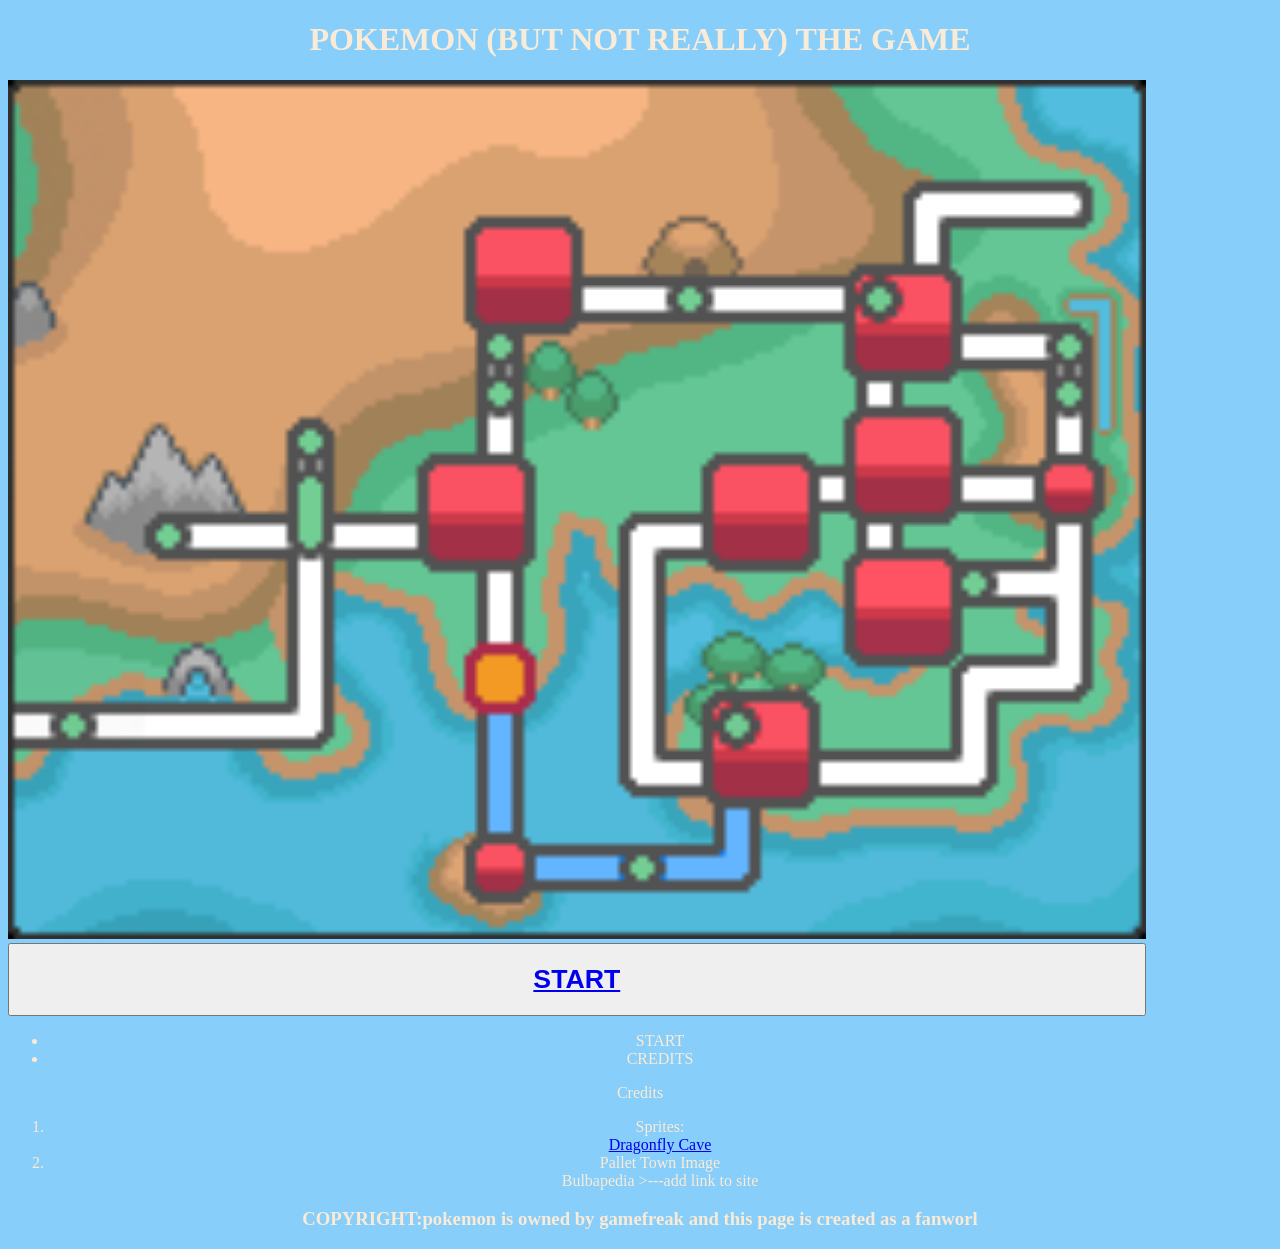
<file: week 2/firstgame/index.html>
<!DOCTYPE html>


<html>

<head> 
    <title> FIRST GAME </title>
</head>

<body style="background-color: lightskyblue; color: antiquewhite; 
font-family: cursive">

    <h1 style="color:antiquewhite; text-align: center; font-family:
    cursive">POKEMON (BUT NOT REALLY) THE GAME</h1>

<img src="assets/Kanto_Pallet_Town_Map.png" style="width: 90%"img>

<button class="start-button" style=width:90% ><h1
style= text-align:center;"><a href="./game.html">START</a></
h1></button>

<UL Style="text-align: center; color: antiquewhite; font-family: cursive;">

    <li>START</li>
    <li>CREDITS</li>

</UL>

<section id="credits"
    <h2 style="text-align: center">Credits</h2>
    <ol>
        <li> Sprites: </li> <a href="https://www.dragonflycave.com/
        resources/sprite-generator"> Dragonfly Cave</a>
        <li> Pallet Town Image </li> Bulbapedia >---add link to site
    </ol>
</section>


<h3 style="color:antiquewhite; text-align: center; font-family:
    cursive">COPYRIGHT:pokemon is owned by gamefreak and this page is created as a fanworl</h3>

</body>
</html>
</file>
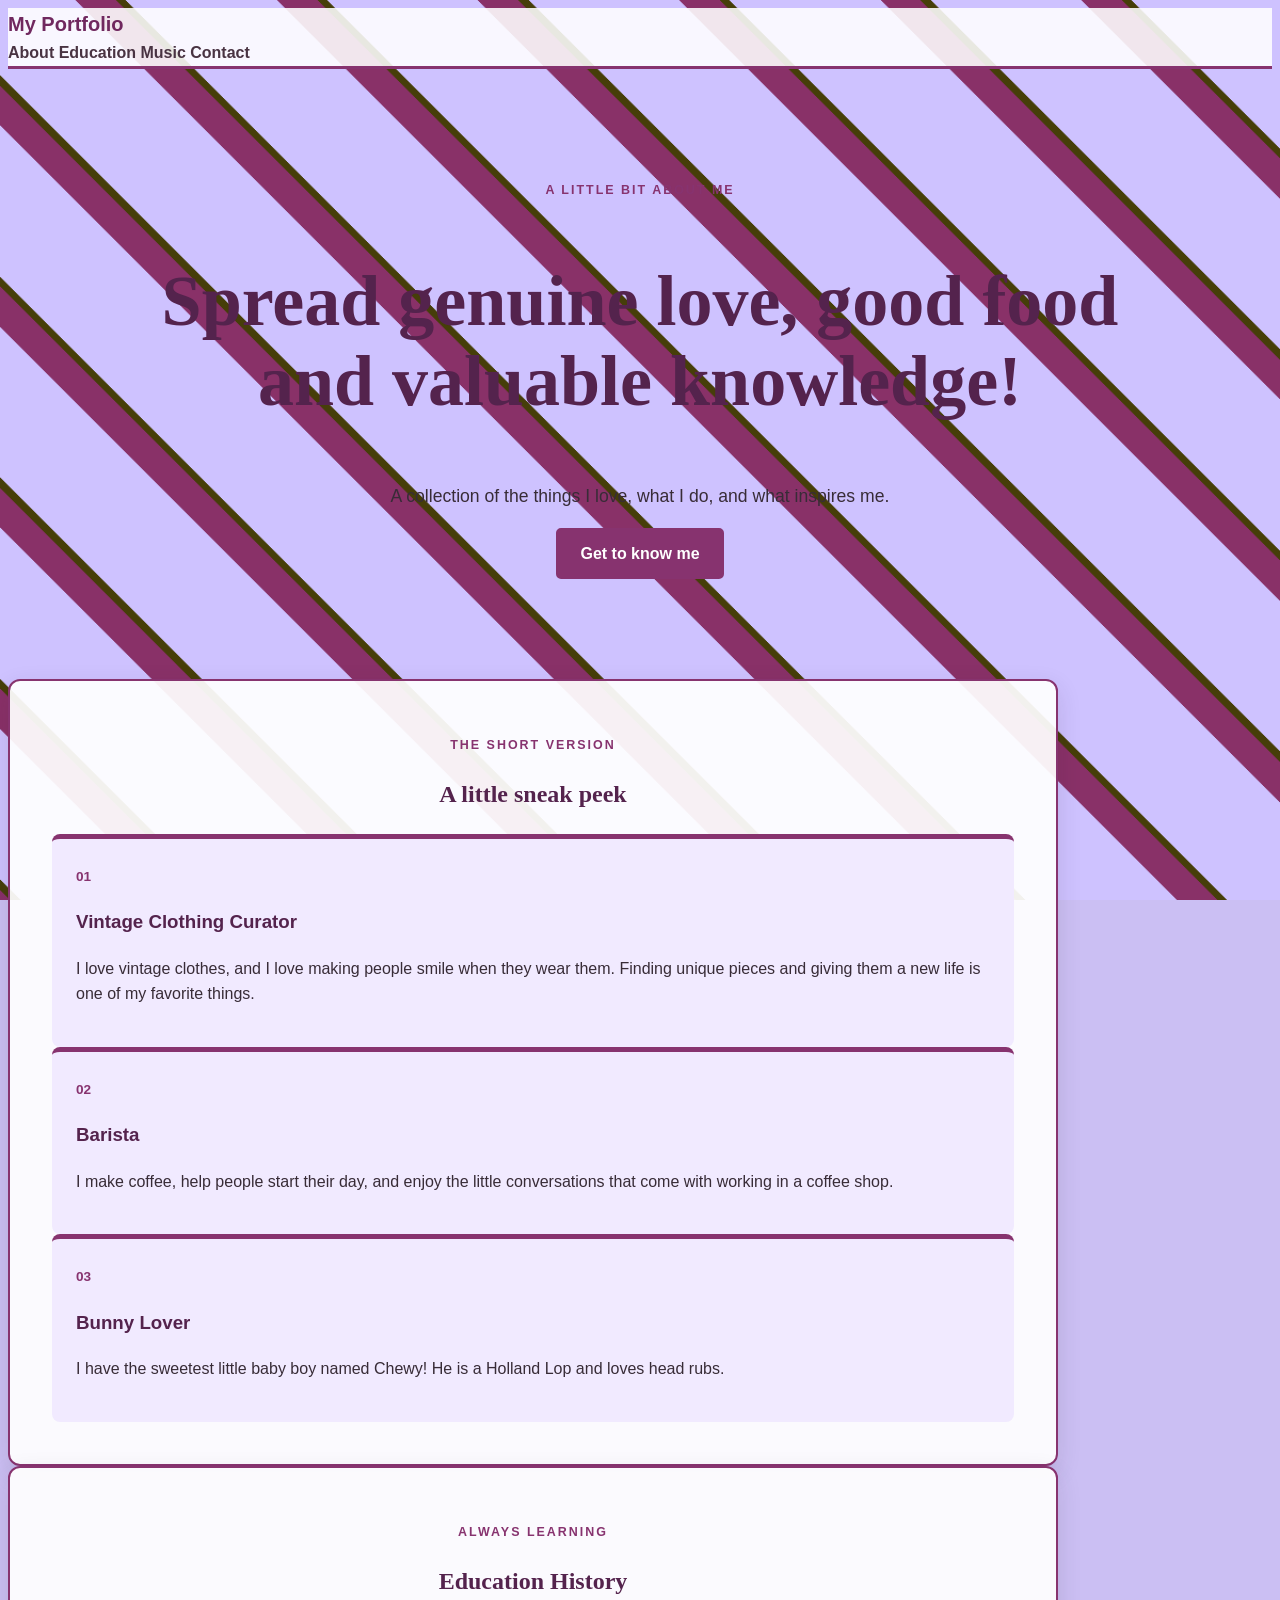
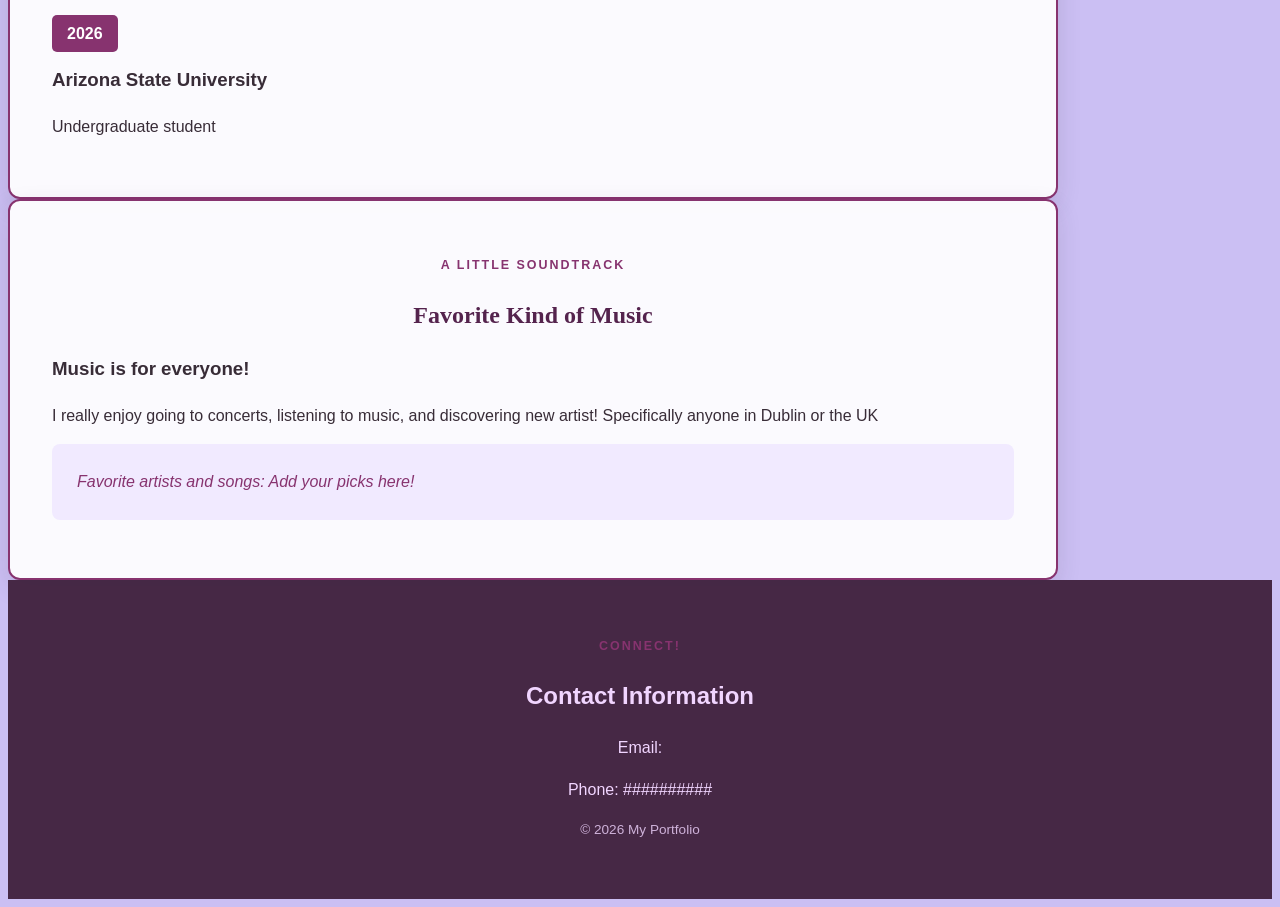
<file: week 3/week 3/index.html>
<!DOCTYPE html>
<html lang="en">
<head>
    <meta charset="UTF-8">
    <meta name="viewport" content="width=device-width, initial-scale=1.0">

    <title>My Portfolio</title>

    <link rel="stylesheet" href="./styles.css">
</head>

<body>

    <header class="site-header">
        <a class="logo" href="#home">My Portfolio</a>

        <nav>
            <a href="#about">About</a>
            <a href="#education">Education</a>
            <a href="#music">Music</a>
            <a href="#contact">Contact</a>
        </nav>
    </header>

    <main>

        <!-- Welcome Section -->
        <section class="hero" id="home">

            <p class="eyebrow">A little bit about me</p>

            <h1>Spread genuine love, good food and valuable knowledge!<br>   
            </h1>

            <p class="hero-text">
                A collection of the things I love,
                what I do, and what inspires me.</p>

            <a class="button-link" href="#about">
                Get to know me</a>

        </section>


        <!-- A little bit about me section -->
        <section class="content-section" id="about">

            <div class="section-heading">
                <p class="eyebrow">The short version</p>
                <h2>A little sneak peek</h2>
            </div>

            <div class="cards">

                <article class="card">
                    <span class="card-number">01</span>

                    <h3>Vintage Clothing Curator</h3>

                    <p>I love vintage clothes, and I love making
                        people smile when they wear them. Finding
                        unique pieces and giving them a new life
                        is one of my favorite things.</p>
                </article>

                <article class="card">
                    <span class="card-number">02</span>

                    <h3>Barista</h3>

                    <p>I make coffee, help people start their day,
                        and enjoy the little conversations that
                        come with working in a coffee shop. </p>

                </article>

                <article class="card">
                    <span class="card-number">03</span>

                    <h3>Bunny Lover</h3>

                    <p>I have the sweetest little baby boy named
                        Chewy! He is a Holland Lop and loves
                        head rubs.</p>
                </article>

            </div>
        </section>


        <!-- Previous Education Section (mainly college) -->
        <section class="content-section" id="education">

            <div class="section-heading">
                <p class="eyebrow">Always learning</p>
                <h2>Education History</h2>
            </div>

            <div class="education-card">

                <span class="year">2026</span>

                <div>
                    <h3>Arizona State University</h3>
                    <p>Undergraduate student</p>
                </div>

            </div>
        </section>


        <!-- Musical Section -->
        <section class="content-section" id="music">

            <div class="section-heading">
                <p class="eyebrow">A little soundtrack</p>
                <h2>Favorite Kind of Music</h2>
            </div>

            <div class="music-card">

                <h3>Music is for everyone!</h3>

                <p>I really enjoy going to concerts, listening to music, and discovering 
                    new artist! Specifically anyone in Dublin or the UK </p>

                <p class="music">Favorite artists and songs: Add your picks here!</p>

            </div>
        </section>
    </main>

    <!-- My Contact Information Section -->
    <footer id="contact">

        <p class="eyebrow">Connect!</p>

        <h2>Contact Information</h2>

        <p>
            Email:
            <a href="hayalexandra13@gmail.com">
                 </a>
        </p>

        <p>Phone: ##########</p>

        <p class="copyright">
            © 2026 My Portfolio</p>

    </footer>

</body>
</html>
</file>
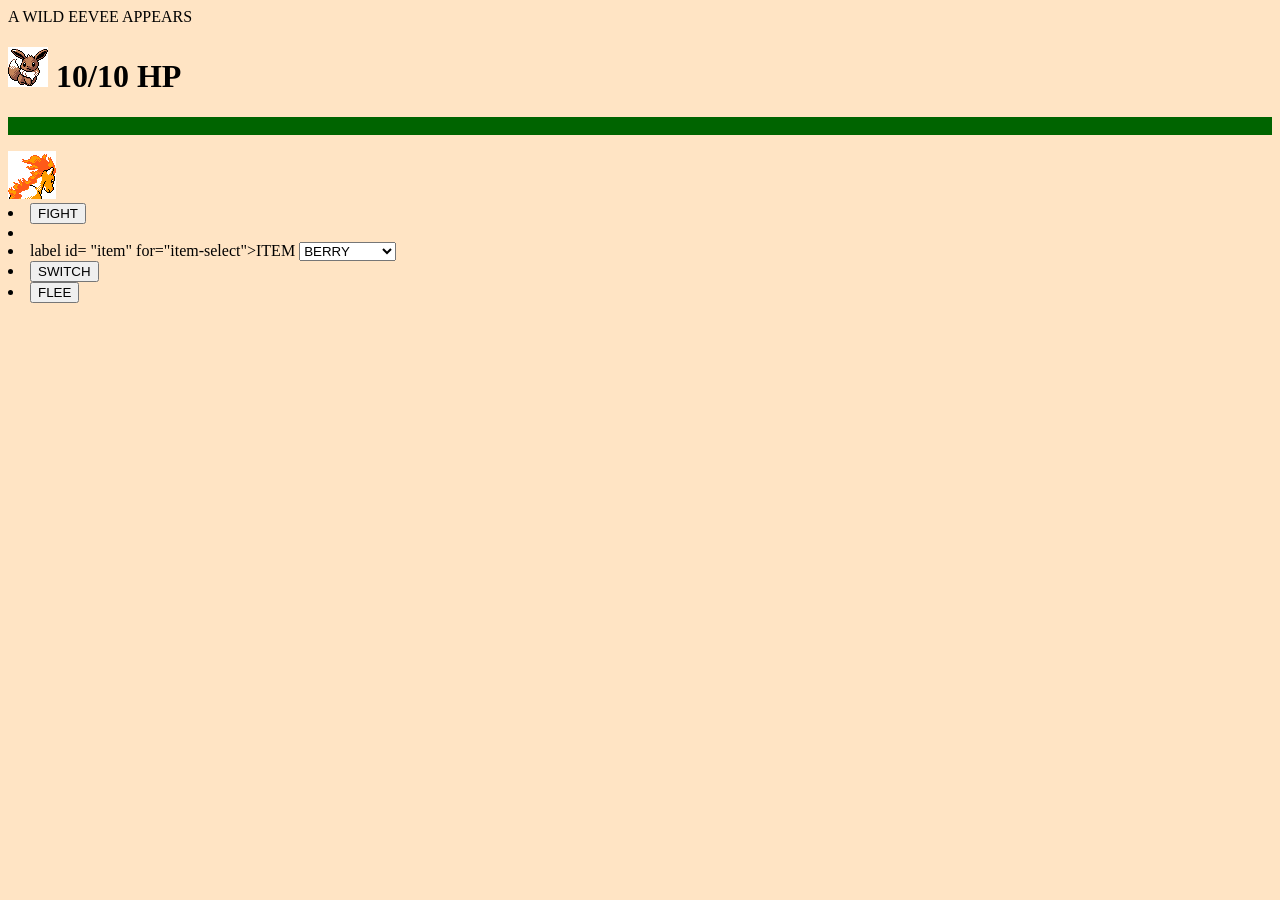
<file: week 2/firstgame/game.html>
<!DOCTYPE html>
<html>
    <head>
        <title>...WEBPAGE WANTS TO BATTLE!</title>
    </head> 
    <body class=" "battle" style="background-color:bisque; font-family:cursive
        <h1 id="eevee"> A WILD EEVEE APPEARS<h1>
        <section class="eevee">
            <img src=./assets/eevee.png
            <h3> 10/10 HP </h3>
        </section>
        <div style="background-color:darkgreen"><p><p><p><p>&nbsp;</p></div>
        <section classs="ponyta">
            <img src=./assets/ponyta-back.png
            <ol>
                <li><button>FIGHT</button><li>
                <li>label id= "item" for="item-select">ITEM</label>

                    <select id=""item-select">
                        <option value="berries">BERRY</option>
                        <option value="lemonade">LEMONADE</option>
                    </select>

                <li><button>SWITCH</button></li>
                
                <li><button>FLEE</button></li>
            </ol>
        </section>
    </body>
</html>
</file>
<file: week 3/week 3/styles.css>
/* overall styling */
* {

    box-sizing: border-box;
}

html {

    scroll-behavior: smooth;
}

body {

    font-family: Arial, Helvetica, sans-serif;
    color: #382c37;
    background-color: #cbbff3;

    /* My custom background image */

    background-image: url("css-pattern-by-magicpattern (3).png");
    background-size: cover;
    background-position: center;
    background-attachment: fixed;
    line-height: 1.6;
}


/* Header */

.site-header {
    align-items: center
    padding: 20px 8%;
    background: rgba(255, 255, 255, 0.88);
    border-bottom: 3px solid #87336f;
}

.logo {

    color: #70285f;
    font-size: 1.25rem;
    font-weight: bold;
    text-decoration: none;
}

nav {

    flex-wrap: wrap;
    gap: 22px;
}

nav a {

    color: #493342;
    font-weight: bold;
    text-decoration: none;
}

nav a:hover {

    color: #87336f;
    text-decoration: underline;
}

/*  Welcome Section */

.hero {
    min-height: 430px;
    padding: 100px 8%;
    text-align: center;
    flex-direction: column;
    align-items:center;
    ;
}

.hero h1 {

    color: #54234d;
    font-family: Georgia, "Times New Roman", serif;
    font-size: clamp(2.3rem, 6vw, 4.5rem);
    line-height: 1.12;
}

.hero-text {

    font-size: 1.1rem;

}

.eyebrow {

    color: #87336f;
    font-size: 0.78rem;
    font-weight: bold;
    letter-spacing: 0.16em;
    text-transform: uppercase;
}

/* Button links */

.button-link {

    display: inline-block;
    padding: 11px 22px;
    color: white;
    background: #87336f;
    border: 2px solid #87336f;
    border-radius: 5px;
    font-weight: bold;
    text-decoration: none;

}

.button-link:hover {
    color: #87336f;
    background: white;
}

/* Main Sections */

.content-section {

    width: min(1050px, 88%);
    padding: 42px;
    background: rgba(255, 255, 255, 0.93);
    border: 2px solid #87336f;
    border-radius: 12px;
    box-shadow: 0 8px 24px rgba(47, 25, 47, 0.12);
}

.section-heading {
    text-align: center;
}

.section-heading h2{

    color: #54234d;
    font-family: Georgia, "Times New Roman", serif;
    font-size: 2;
}

/* About Me */


.card {

    padding: 24px;
    background: #f1eaff;
    border-top: 5px solid #87336f;
    border-radius: 8px;
}

.card-number {

    color: #87336f;
    font-size: 0.85rem;
    font-weight: bold;
}

.card h3 {
    color: #54234d;
}

/* Education */

.education {

    align-items: center;
    gap: 22px;
    padding: 22px;
    background: #f1eaff;
    border-radius: 8px;
}

.year {

    padding: 10px 15px;
    color: white;
    background: #87336f;
    border-radius: 5px;
    font-weight: bold;
}

.education h3 {
    color: #54234d;
}


/* Favorite Music */

.music {
    padding: 25px;
    background: #f1eaff;
    border-radius: 8px;
}

.music h3 {
     color: #54234d;
}

.music {
 
    color: #87336f;
    font-style: italic;
}


/* Contact info */

footer{
    padding: 45px 8%;
    color: white;
    background: rgba(65, 35, 63, 0.96);
    text-align: center;

    color: #e6d9ff;

    color: #f1d5ff;
}

.copyright {

    font-size: 0.85rem;
    opacity: 0.8;
}
/* Mobile Screen Adjustments */

@media (max-width: 700px) 
{

    .site-header {
        flex-direction: column;
    }
   
    .content-section {
        padding: 25px;
    }
    .hero {
        min-height: 360px;
        padding: 75px 6%;
    }
}
</file>
